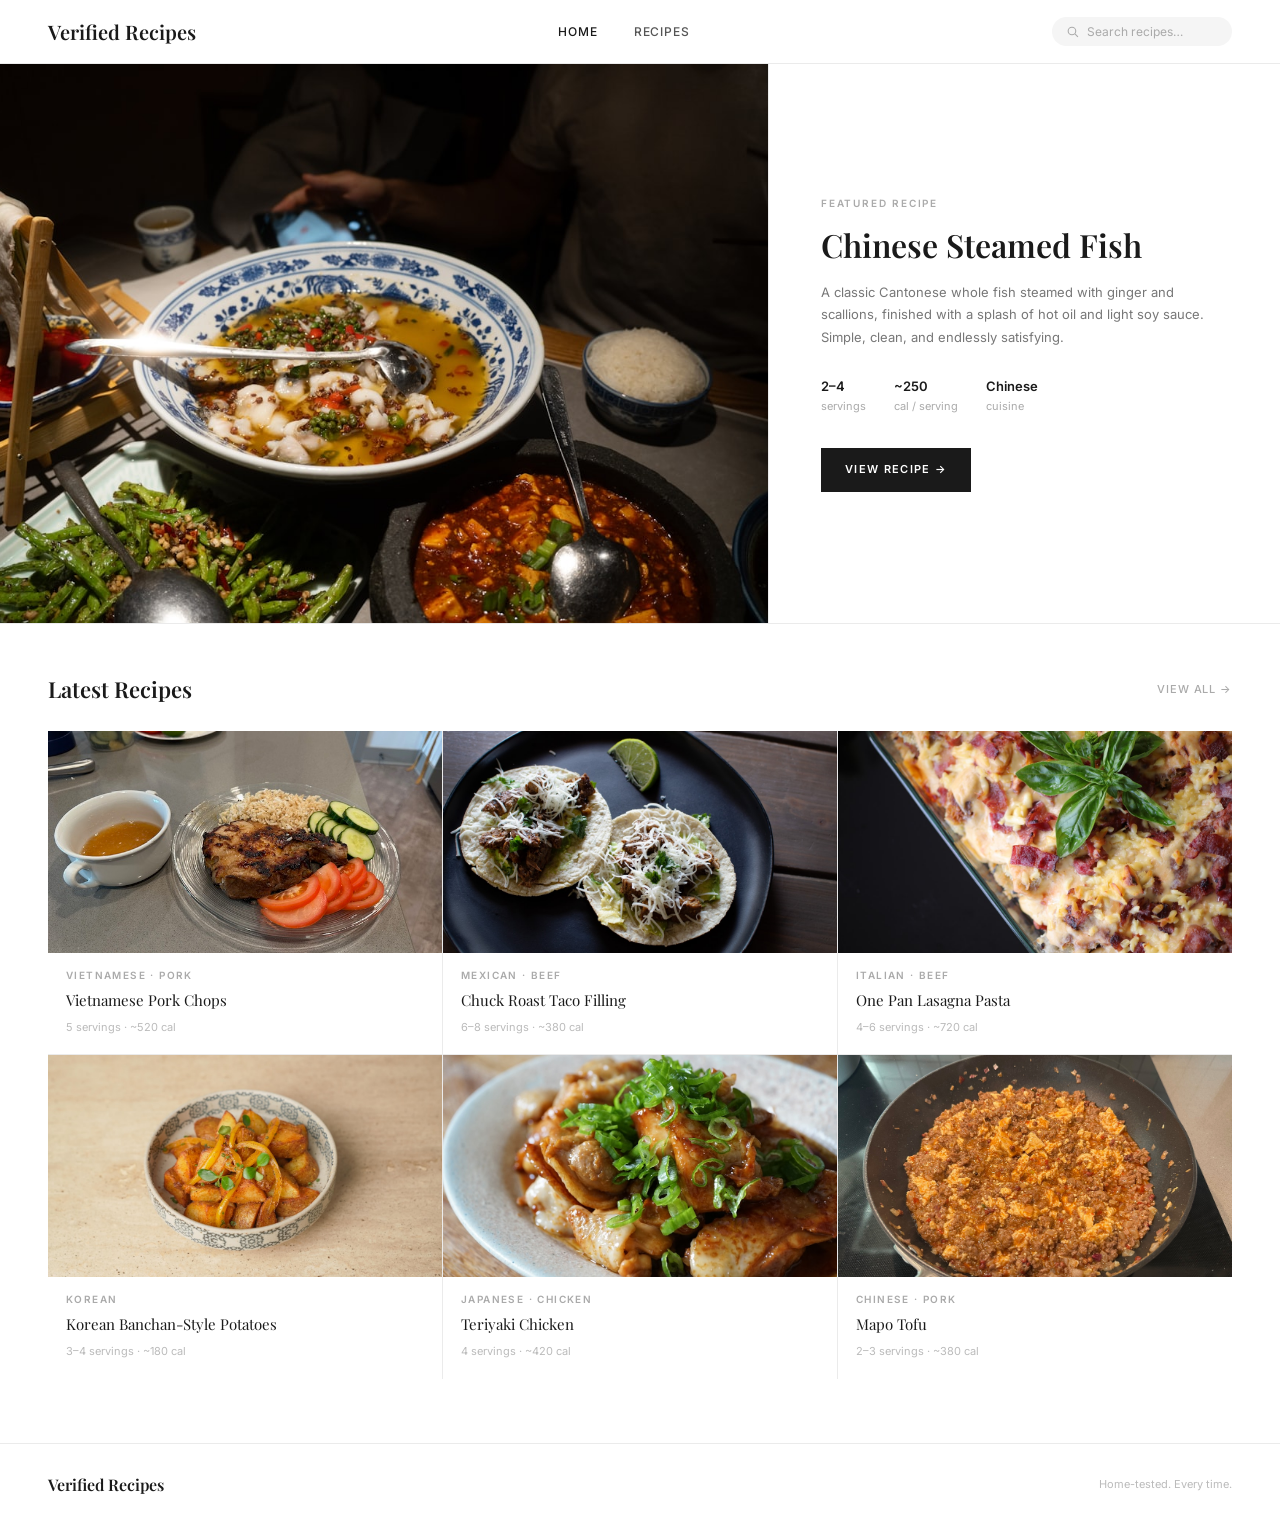
<file: index.html>
<!DOCTYPE html>
<html lang="en">
<head>
  <meta charset="UTF-8" />
  <meta name="viewport" content="width=device-width, initial-scale=1.0" />
  <title>Verified Recipes</title>
  <link href="https://fonts.googleapis.com/css2?family=Inter:wght@300;400;500;600&family=Playfair+Display:wght@400;600&display=swap" rel="stylesheet" />
  <link rel="stylesheet" href="shared.css" />
  <style>
    .nav-search-pill { cursor: pointer; position: relative; }

    /* HERO */
    .hero {
      display: grid;
      grid-template-columns: 3fr 2fr;
      height: 560px;
      border-bottom: 1px solid #ebebeb;
    }
    .hero-image {
      overflow: hidden;
    }
    .hero-image img {
      width: 100%;
      height: 100%;
      object-fit: cover;
      display: block;
    }
    .hero-content {
      display: flex;
      flex-direction: column;
      justify-content: center;
      padding: 56px 52px;
      background: #fff;
      border-left: 1px solid #ebebeb;
    }
    .hero-tag {
      font-size: 10px;
      font-weight: 600;
      letter-spacing: 0.18em;
      text-transform: uppercase;
      color: #aaa;
      margin-bottom: 14px;
    }
    .hero-title {
      font-family: 'Playfair Display', serif;
      font-size: 32px;
      font-weight: 600;
      line-height: 1.25;
      color: #1a1a1a;
      margin-bottom: 16px;
    }
    .hero-desc {
      font-size: 13px;
      color: #777;
      line-height: 1.7;
      margin-bottom: 28px;
    }
    .hero-meta {
      display: flex;
      gap: 28px;
      margin-bottom: 32px;
    }
    .hero-meta-item {
      font-size: 11px;
      color: #aaa;
    }
    .hero-meta-item strong {
      display: block;
      font-size: 13px;
      font-weight: 600;
      color: #1a1a1a;
      margin-bottom: 2px;
    }
    .btn-primary {
      display: inline-flex;
      align-items: center;
      gap: 8px;
      background: #1a1a1a;
      color: #fff;
      font-size: 11px;
      font-weight: 600;
      letter-spacing: 0.12em;
      text-transform: uppercase;
      padding: 13px 24px;
      text-decoration: none;
      width: fit-content;
    }
    .btn-primary:hover { background: #333; }

    /* SECTION HEADER */
    .section-header {
      display: flex;
      align-items: center;
      justify-content: space-between;
      padding: 48px 48px 24px;
    }
    .section-title {
      font-family: 'Playfair Display', serif;
      font-size: 22px;
      font-weight: 600;
      color: #1a1a1a;
    }
    .section-link {
      font-size: 11px;
      font-weight: 500;
      letter-spacing: 0.08em;
      text-transform: uppercase;
      color: #aaa;
      text-decoration: none;
    }
    .section-link:hover { color: #1a1a1a; }

    /* RECIPE GRID */
    .recipe-grid {
      display: grid;
      grid-template-columns: repeat(3, 1fr);
      gap: 1px;
      background: #ebebeb;
      margin: 0 48px;
    }
    .recipe-card {
      background: #fff;
      text-decoration: none;
      color: inherit;
      display: block;
      overflow: hidden;
      cursor: pointer;
    }
    .recipe-card:hover .card-img-wrap img { transform: scale(1.03); }
    .card-img-wrap {
      overflow: hidden;
      aspect-ratio: 16/9;
    }
    .card-img-wrap img {
      width: 100%;
      height: 100%;
      object-fit: cover;
      display: block;
      transition: transform 0.4s ease;
    }
    .card-body {
      padding: 14px 18px 18px;
    }
    .card-cuisine {
      font-size: 10px;
      font-weight: 600;
      letter-spacing: 0.14em;
      text-transform: uppercase;
      color: #aaa;
      margin-bottom: 7px;
    }
    .card-title {
      font-family: 'Playfair Display', serif;
      font-size: 15px;
      font-weight: 400;
      line-height: 1.4;
      color: #1a1a1a;
      margin-bottom: 8px;
    }
    .card-meta {
      font-size: 11px;
      color: #bbb;
    }

    /* FOOTER */
    footer {
      margin-top: 64px;
    }

    /* RESPONSIVE */
    @media (max-width: 768px) {

      .hero {
        grid-template-columns: 1fr;
        height: auto;
      }
      .hero-image { height: 240px; }
      .hero-image img { height: 100%; }
      .hero-content {
        padding: 28px 20px 32px;
        border-left: none;
        border-top: 1px solid #ebebeb;
      }
      .hero-title { font-size: 24px; }

      .section-header { padding: 32px 20px 16px; }

      .recipe-grid {
        grid-template-columns: 1fr 1fr;
        margin: 0 20px;
      }

      footer { padding: 24px 20px; margin-top: 40px; }
    }

    @media (max-width: 480px) {
      .recipe-grid { grid-template-columns: 1fr; }
      .hero-meta { gap: 16px; }
    }
  </style>
</head>
<body>

  <!-- NAV -->
  <nav>
    <a href="index.html" class="nav-logo">Verified Recipes</a>
    <ul class="nav-links">
      <li><a href="index.html" class="active">Home</a></li>
      <li><a href="Recipes.html">Recipes</a></li>
    </ul>
    <div class="nav-search-pill">
      <svg width="13" height="13" fill="none" viewBox="0 0 24 24" stroke="#aaa" stroke-width="2" style="flex-shrink:0">
        <circle cx="11" cy="11" r="7"/><line x1="16.5" y1="16.5" x2="22" y2="22"/>
      </svg>
      <input id="search-input" type="text" placeholder="Search recipes…" onkeydown="handleSearch(event)" />
    </div>
  </nav>

  <!-- HERO -->
  <div class="hero">
    <div class="hero-image">
      <img src="recipe_images/chinese-steamed-fish.jpg" alt="Chinese Steamed Fish" />
    </div>
    <div class="hero-content">
      <p class="hero-tag">Featured Recipe</p>
      <h1 class="hero-title">Chinese Steamed Fish</h1>
      <p class="hero-desc">A classic Cantonese whole fish steamed with ginger and scallions, finished with a splash of hot oil and light soy sauce. Simple, clean, and endlessly satisfying.</p>
      <div class="hero-meta">
        <div class="hero-meta-item">
          <strong>2–4</strong>servings
        </div>
        <div class="hero-meta-item">
          <strong>~250</strong>cal / serving
        </div>
        <div class="hero-meta-item">
          <strong>Chinese</strong>cuisine
        </div>
      </div>
      <a href="recipe.html?id=chinese-steamed-fish" class="btn-primary">View Recipe →</a>
    </div>
  </div>

  <!-- LATEST RECIPES -->
  <div class="section-header">
    <h2 class="section-title">Latest Recipes</h2>
    <a href="Recipes.html" class="section-link">View all →</a>
  </div>

  <div class="recipe-grid">

    <a href="recipe.html?id=vietnamese-pork-chops" class="recipe-card">
      <div class="card-img-wrap">
        <img src="recipe_images/Viet-Pork-Chop.jpeg" alt="Vietnamese Pork Chops" />
      </div>
      <div class="card-body">
        <p class="card-cuisine">Vietnamese · Pork</p>
        <p class="card-title">Vietnamese Pork Chops</p>
        <p class="card-meta">5 servings · ~520 cal</p>
      </div>
    </a>

    <a href="recipe.html?id=chuck-roast-tacos" class="recipe-card">
      <div class="card-img-wrap">
        <img src="recipe_images/chuck-roast-tacos.jpg" alt="Chuck Roast Taco Filling" />
      </div>
      <div class="card-body">
        <p class="card-cuisine">Mexican · Beef</p>
        <p class="card-title">Chuck Roast Taco Filling</p>
        <p class="card-meta">6–8 servings · ~380 cal</p>
      </div>
    </a>

    <a href="recipe.html?id=one-pan-lasagna" class="recipe-card">
      <div class="card-img-wrap">
        <img src="recipe_images/one-pan-lasagna.jpg" alt="One Pan Lasagna Pasta" />
      </div>
      <div class="card-body">
        <p class="card-cuisine">Italian · Beef</p>
        <p class="card-title">One Pan Lasagna Pasta</p>
        <p class="card-meta">4–6 servings · ~720 cal</p>
      </div>
    </a>

    <a href="recipe.html?id=korean-potatoes" class="recipe-card">
      <div class="card-img-wrap">
        <img src="recipe_images/korean-potatoes.jpg" alt="Korean Banchan-Style Potatoes" />
      </div>
      <div class="card-body">
        <p class="card-cuisine">Korean</p>
        <p class="card-title">Korean Banchan-Style Potatoes</p>
        <p class="card-meta">3–4 servings · ~180 cal</p>
      </div>
    </a>

    <a href="recipe.html?id=teriyaki-chicken" class="recipe-card">
      <div class="card-img-wrap">
        <img src="recipe_images/teriyaki-chicken.jpg" alt="Teriyaki Chicken" />
      </div>
      <div class="card-body">
        <p class="card-cuisine">Japanese · Chicken</p>
        <p class="card-title">Teriyaki Chicken</p>
        <p class="card-meta">4 servings · ~420 cal</p>
      </div>
    </a>

    <a href="recipe.html?id=mapo-tofu" class="recipe-card">
      <div class="card-img-wrap">
        <img src="recipe_images/Mapo.jpeg" alt="Mapo Tofu" />
      </div>
      <div class="card-body">
        <p class="card-cuisine">Chinese · Pork</p>
        <p class="card-title">Mapo Tofu</p>
        <p class="card-meta">2–3 servings · ~380 cal</p>
      </div>
    </a>

  </div>

  <!-- FOOTER -->
  <footer>
    <a href="index.html" class="footer-logo">Verified Recipes</a>
    <span class="footer-note">Home-tested. Every time.</span>
  </footer>

  <script>
    function handleSearch(e) {
      if (e.key === 'Enter') {
        const q = document.getElementById('search-input').value.trim();
        if (q) window.location = 'Recipes.html?search=' + encodeURIComponent(q);
      }
    }
  </script>

</body>
</html>
</file>
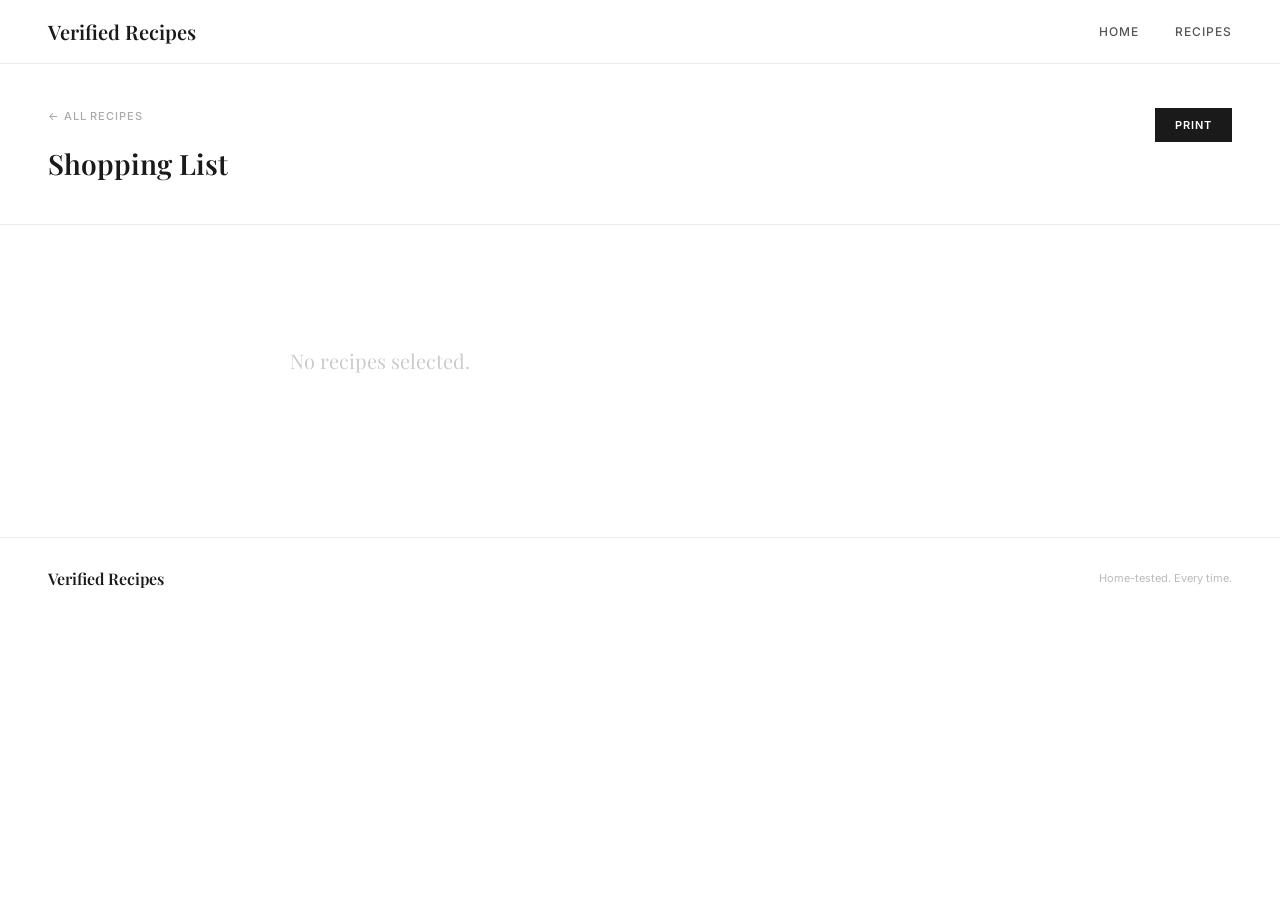
<file: meal-plan.html>
﻿<!DOCTYPE html>
<html lang="en">
<head>
  <meta charset="UTF-8" />
  <meta name="viewport" content="width=device-width, initial-scale=1.0" />
  <title>Shopping List — Verified Recipes</title>
  <link href="https://fonts.googleapis.com/css2?family=Inter:wght@300;400;500;600&family=Playfair+Display:wght@400;600&display=swap" rel="stylesheet" />
  <link rel="stylesheet" href="shared.css" />
  <style>

    /* PAGE HEADER */
    .mp-header {
      padding: 40px 48px 32px;
      border-bottom: 1px solid #ebebeb;
      display: flex;
      align-items: flex-start;
      justify-content: space-between;
      gap: 24px;
    }
    .mp-header-left { flex: 1; }
    .back-link {
      display: inline-flex;
      align-items: center;
      gap: 6px;
      font-size: 11px;
      font-weight: 500;
      letter-spacing: 0.08em;
      text-transform: uppercase;
      color: #aaa;
      text-decoration: none;
      margin-bottom: 16px;
    }
    .back-link:hover { color: #1a1a1a; }
    .mp-title {
      font-family: 'Playfair Display', serif;
      font-size: 28px;
      font-weight: 600;
      color: #1a1a1a;
      margin-bottom: 4px;
    }
    .mp-subtitle {
      font-size: 13px;
      color: #888;
    }
    .mp-recipe-names {
      font-size: 12px;
      color: #aaa;
      margin-top: 6px;
    }
    .print-btn {
      flex-shrink: 0;
      font-size: 11px;
      font-weight: 600;
      letter-spacing: 0.10em;
      text-transform: uppercase;
      background: #1a1a1a;
      color: #fff;
      border: none;
      padding: 10px 20px;
      cursor: pointer;
      font-family: 'Inter', sans-serif;
      margin-top: 4px;
    }
    .print-btn:hover { background: #333; }

    /* SHOPPING LIST */
    .mp-content {
      padding: 40px 48px 80px;
      max-width: 760px;
    }
    .mp-section {
      margin-bottom: 40px;
    }
    .mp-section-title {
      font-size: 10px;
      font-weight: 600;
      letter-spacing: 0.18em;
      text-transform: uppercase;
      color: #aaa;
      margin-bottom: 16px;
      padding-bottom: 10px;
      border-bottom: 1px solid #ebebeb;
    }
    .mp-list {
      list-style: none;
    }
    .mp-list li {
      display: flex;
      align-items: baseline;
      gap: 10px;
      padding: 9px 0;
      border-bottom: 1px solid #f5f5f5;
      font-size: 14px;
      color: #1a1a1a;
    }
    .mp-list li {
      cursor: pointer;
      user-select: none;
    }
    .mp-list li::before {
      content: '';
      width: 16px;
      height: 16px;
      border: 1.5px solid #ddd;
      border-radius: 3px;
      flex-shrink: 0;
      margin-top: 1px;
      transition: background 0.15s, border-color 0.15s;
    }
    .mp-list li.checked::before {
      background: #1a1a1a;
      border-color: #1a1a1a;
      background-image: url("data:image/svg+xml,%3Csvg xmlns='http://www.w3.org/2000/svg' viewBox='0 0 12 12'%3E%3Cpath d='M2 6l3 3 5-5' stroke='%23fff' stroke-width='1.8' fill='none' stroke-linecap='round' stroke-linejoin='round'/%3E%3C/svg%3E");
      background-size: 11px;
      background-repeat: no-repeat;
      background-position: center;
    }
    .mp-list li.checked {
      color: #bbb;
      text-decoration: line-through;
      text-decoration-color: #ccc;
    }
    .mp-list li.checked .item-source {
      color: #ccc;
    }
    .mp-empty {
      padding: 80px 48px;
      text-align: center;
      font-family: 'Playfair Display', serif;
      font-size: 20px;
      color: #ccc;
    }
    .item-source {
      font-size: 11px;
      color: #aaa;
      margin-left: 6px;
      font-style: italic;
    }

    /* RESPONSIVE */
    @media (max-width: 768px) {
      .mp-header { padding: 28px 20px 24px; flex-direction: column; }
      .print-btn { align-self: flex-start; }
      .mp-content { padding: 28px 20px 60px; }
      footer { padding: 24px 20px; }
    }

    /* PRINT */
    @media print {
      nav, footer, .back-link, .print-btn { display: none !important; }
      .mp-header { border-bottom: 1px solid #ccc; padding: 20px 0; }
      .mp-content { padding: 24px 0; }
      .mp-list li { page-break-inside: avoid; }
    }
  </style>
</head>
<body>

  <!-- NAV -->
  <nav>
    <a href="index.html" class="nav-logo">Verified Recipes</a>
    <ul class="nav-links">
      <li><a href="index.html">Home</a></li>
      <li><a href="Recipes.html">Recipes</a></li>
    </ul>
  </nav>

  <!-- HEADER -->
  <div class="mp-header">
    <div class="mp-header-left">
      <a href="Recipes.html" class="back-link">← All Recipes</a>
      <h1 class="mp-title">Shopping List</h1>
      <p class="mp-subtitle" id="mp-subtitle"></p>
      <p class="mp-recipe-names" id="mp-recipe-names"></p>
    </div>
    <button class="print-btn" onclick="window.print()">Print</button>
  </div>

  <!-- LIST -->
  <div class="mp-content" id="mp-content"></div>

  <!-- FOOTER -->
  <footer>
    <a href="index.html" class="footer-logo">Verified Recipes</a>
    <span class="footer-note">Home-tested. Every time.</span>
  </footer>

  <script src="recipes-data.js"></script>
  <script>
    // ── INGREDIENT PARSING ────────────────────────────────────────────────────

    const UNICODE_FRACTIONS = { '¼':0.25,'½':0.5,'¾':0.75,'⅓':0.3333,'⅔':0.6667,'⅛':0.125,'⅜':0.375,'⅝':0.625,'⅞':0.875 };

    const UNIT_MAP = {
      'tablespoons':'tbsp','tablespoon':'tbsp','tbsps':'tbsp','tbsp':'tbsp',
      'teaspoons':'tsp','teaspoon':'tsp','tsps':'tsp','tsp':'tsp',
      'cups':'cup','cup':'cup',
      'grams':'g','gram':'g','g':'g',
      'kilograms':'kg','kilogram':'kg','kg':'kg',
      'pounds':'lb','pound':'lb','lbs':'lb','lb':'lb',
      'ounces':'oz','ounce':'oz','oz':'oz',
      'milliliters':'ml','milliliter':'ml','ml':'ml',
      'cloves':'clove','clove':'clove',
      'pieces':'count','piece':'count',
      'pinches':'tsp','pinch':'tsp',
      'dashes':'tsp','dash':'tsp',
      'handfuls':'count','handful':'count',
      'stalks':'count','stalk':'count',
      'blocks':'count','block':'count',
      'cans':'can','can':'can',
      'jars':'can','jar':'can',
      'packets':'can','packet':'can',
      'slices':'count','slice':'count',
    };

    const CATEGORY_ORDER = [
      'Meat & Protein', 'Produce', 'Dairy & Eggs',
      'Bread & Dry Goods', 'Sauces, Oils & Condiments', 'Spices & Seasonings'
    ];
    const NO_QTY_CATEGORIES = new Set(['Spices & Seasonings', 'Sauces, Oils & Condiments']);

    const SAUCE_KEYWORDS  = ['stock','broth','bouillon','sauce','paste','oil','vinegar','wine','mirin','sake','ketchup','mayo','mayonnaise','mustard','pesto','marinara','coconut','spray','condensed','doubanjiang','worcestershire','water'];
    const MEAT_KEYWORDS   = ['chicken','pork','beef','fish','tofu','shrimp','sausage','steak','ribeye','mortadella','turkey','lamb','salmon','cod','tilapia','bass'];
    const PRODUCE_KEYWORDS= ['garlic','ginger','onion','shallot','scallion','carrot','cucumber','eggplant','potato','tomato','cabbage','spinach','green bean','snow pea','mushroom','jalapeño','jalapeno','lemon','lime','lemongrass','kaffir','cilantro','parsley','mint','basil','dill','leek','zucchini','broccoli','celery','corn','bell pepper','thai basil','chili'];
    const DAIRY_KEYWORDS  = ['egg','butter','cream','yogurt','cheese','milk','ghee','labneh'];
    const BREAD_KEYWORDS  = ['rice','pasta','noodle','bread','bun','flour','panko','breadcrumb','gnocchi','pita','roll','tortilla'];
    const SPICE_KEYWORDS  = ['salt','sugar','pepper','powder','seasoning','paprika','cumin','coriander','cinnamon','garam','cayenne','oregano','fennel','cornstarch','starch','honey','molasses','syrup','peppercorn','thyme','rosemary','five spice'];

    function getCategory(name, unit) {
      const has = (list) => list.some(k => name.includes(k));
      if (has(SAUCE_KEYWORDS))   return 'Sauces, Oils & Condiments';
      if (has(MEAT_KEYWORDS))    return 'Meat & Protein';
      if (has(PRODUCE_KEYWORDS)) return 'Produce';
      if (has(DAIRY_KEYWORDS))   return 'Dairy & Eggs';
      if (has(BREAD_KEYWORDS))   return 'Bread & Dry Goods';
      if (has(SPICE_KEYWORDS))   return 'Spices & Seasonings';
      if (unit === 'tbsp' || unit === 'tsp') return 'Spices & Seasonings';
      if (unit === 'can'  || unit === 'ml')  return 'Sauces, Oils & Condiments';
      return 'Produce';
    }

    const SYNONYMS = {
      'spring onions': 'scallions',
      'spring onion': 'scallions',
      'green onions': 'scallions',
      'green onion': 'scallions',
      'fresh ginger': 'ginger',
      'fresh cilantro': 'cilantro',
      'freshly squeezed lime juice': 'lime juice',
      'fresh lemon juice': 'lemon juice',
      'fresh parsley': 'parsley',
      'fresh mint': 'mint',
      'fresh basil': 'basil',
    };

    const PREP_RE = /,\s*(?:finely|roughly|thinly|lightly|freshly|coarsely|gently|briefly|about|chopped|minced|diced|sliced|grated|julienned|beaten|peeled|trimmed|shredded|crumbled|soaked|drained|rehydrated|halved|quartered|smashed|mashed|crushed|pressed|toasted|roasted|softened|melted|mixed|whisked|divided|rinsed|squeezed|deboned|deveined|patted|or to taste|if desired|if using|plus|room temp|for garnish|store-bought|at room temp|lightly smashed|seeded).*/i;

    const LEADING_PREP_RE = /^(sliced|steamed|drained|chopped|minced|diced|grated|julienned|shredded|crushed|fresh|dried|canned|cooked|toasted|roasted|quick-pickled|thinly sliced|finely chopped|freshly ground)\s+/i;

    function normalizeFractions(s) {
      // Insert space between digit and fraction char so "1½" → "1 ½" before replacement
      s = s.replace(/(\d)([¼½¾⅓⅔⅛⅜⅝⅞])/g, '$1 $2');
      // Replace unicode fraction chars
      s = s.replace(/[¼½¾⅓⅔⅛⅜⅝⅞]/g, m => UNICODE_FRACTIONS[m]);
      // Combine mixed numbers: "1 0.5" → 1.5
      s = s.replace(/(\d+)\s+(0\.\d+)/g, (_, a, b) => String(parseFloat(a) + parseFloat(b)));
      // Ranges: "3–4" or "3-4" → keep lower
      s = s.replace(/(\d+(?:\.\d+)?)\s*[–\-]\s*\d+(?:\.\d+)?(?!\s*(?:inch|cm|mm))/g, '$1');
      return s;
    }

    function parseIngredient(raw) {
      let s = normalizeFractions(raw);
      // Strip parentheticals
      s = s.replace(/\(.*?\)/g, '').replace(/\s+/g, ' ').trim();
      // Strip trailing qualifiers
      s = s.replace(/,?\s*(to taste|for serving|for garnish|optional|as needed|if desired|if using|adjust to taste)\s*$/i, '').trim();

      // Extract leading number
      const numMatch = s.match(/^(\d+(?:\.\d+)?)\s*/);
      let qty = null;
      if (numMatch) {
        qty = parseFloat(numMatch[1]);
        s = s.slice(numMatch[0].length);
      }

      // Extract unit
      let unit = null;
      const unitMatch = s.match(/^([a-zA-Z]+)\s+/);
      if (unitMatch) {
        const cand = unitMatch[1].toLowerCase();
        if (UNIT_MAP[cand] !== undefined) {
          unit = UNIT_MAP[cand];
          s = s.slice(unitMatch[0].length);
        }
      }
      if (qty !== null && unit === null) unit = 'count';

      // Extract name: strip prep notes after comma, strip leading prep words
      let name = s.replace(PREP_RE, '').trim().toLowerCase();
      name = name.replace(LEADING_PREP_RE, '');

      // Handle "garlic cloves" → unit=clove
      if (name.endsWith(' cloves') || name.endsWith(' clove')) {
        name = name.replace(/ cloves?$/, '').trim();
        unit = 'clove';
      }

      // Strip piece/knob size descriptors (e.g. "thumb-sized piece ginger", "inch piece fresh ginger")
      // and null out qty — a knob of ginger isn't a useful shopping quantity
      const pieceRe = /^(?:(?:\d+(?:\.\d+)?\s*-?\s*)?(?:inch|cm)\s+)?(?:thumb-?sized?\s+)?(?:piece|knob|chunk)s?\s+(?:of\s+)?(?:fresh\s+)?/i;
      if (pieceRe.test(name)) {
        name = name.replace(pieceRe, '').trim();
        qty = null;
        unit = null;
      }

      // Apply synonyms
      name = SYNONYMS[name] || name;

      // Strip any remaining trailing punctuation/whitespace
      name = name.replace(/[,.]$/, '').trim();

      return { qty, unit, name };
    }

    // ── AGGREGATION ───────────────────────────────────────────────────────────

    function buildShoppingList(recipes) {
      const allMap = new Map(); // key → { name, unit, qty, recipes: Set, category }

      recipes.forEach(recipe => {
        recipe.ingredients.forEach(group => {
          group.items.forEach(raw => {
            const { qty, unit, name } = parseIngredient(raw);
            if (!name) return;

            const category = getCategory(name, unit);
            const keepQty = !NO_QTY_CATEGORIES.has(category) && qty !== null;
            const key = keepQty ? `${name}::${unit || 'none'}` : `${name}::noqty`;

            if (allMap.has(key)) {
              const entry = allMap.get(key);
              if (entry.qty !== null && keepQty && qty !== null) entry.qty += qty;
              entry.recipes.add(recipe.title);
            } else {
              allMap.set(key, { name, unit, qty: keepQty ? qty : null, recipes: new Set([recipe.title]), category });
            }
          });
        });
      });

      // Convert units after aggregation
      allMap.forEach(entry => {
        if (entry.qty !== null && (entry.unit === 'g' || entry.unit === 'kg' || entry.unit === 'tsp' || entry.unit === 'tbsp')) {
          const converted = toUSUnits(entry.qty, entry.unit);
          entry.qty = converted.qty;
          entry.unit = converted.unit;
        }
      });

      // Deduplicate: if a name has both a qty and a no-qty entry, drop the no-qty one
      const withQtyNames = new Set();
      allMap.forEach(entry => { if (entry.qty !== null) withQtyNames.add(entry.name); });

      // Group by category
      const grouped = new Map(CATEGORY_ORDER.map(label => [label, []]));
      allMap.forEach(entry => {
        if (entry.qty === null && withQtyNames.has(entry.name)) return;
        grouped.get(entry.category)?.push(entry);
      });

      const categories = CATEGORY_ORDER
        .map(label => ({ label, items: (grouped.get(label) || []).sort((a, b) => a.name.localeCompare(b.name)) }))
        .filter(cat => cat.items.length > 0);

      return { categories };
    }

    // ── NUMBER FORMATTING ─────────────────────────────────────────────────────

    function fmtFrac(f) {
      const pairs = [[0.125,'⅛'],[0.25,'¼'],[0.333,'⅓'],[0.375,'⅜'],[0.5,'½'],[0.625,'⅝'],[0.667,'⅔'],[0.75,'¾'],[0.875,'⅞']];
      for (const [val, sym] of pairs) if (Math.abs(f - val) < 0.02) return sym;
      return null;
    }

    function fmtNum(n) {
      if (n === null) return '';
      const whole = Math.floor(n);
      const frac = Math.round((n - whole) * 1000) / 1000;
      if (frac === 0) return String(whole);
      const fracStr = fmtFrac(frac);
      if (whole === 0) return fracStr || n.toFixed(2);
      return whole + (fracStr || ('.' + Math.round(frac * 100)));
    }

    function toUSUnits(qty, unit) {
      if (unit === 'tsp' && qty > 5) {
        const tbsp = Math.round((qty / 3) * 8) / 8;
        if (tbsp > 5) {
          const cup = Math.round((tbsp / 16) * 8) / 8;
          return { qty: cup, unit: 'cup' };
        }
        return { qty: tbsp, unit: 'tbsp' };
      }
      if (unit === 'tbsp' && qty > 5) {
        const cup = Math.round((qty / 16) * 8) / 8;
        return { qty: cup, unit: 'cup' };
      }
      if (unit === 'g') {
        if (qty < 100) return { qty: null, unit: null };
        if (qty < 450) {
          const oz = Math.round(qty * 0.035274 * 2) / 2;
          return { qty: oz, unit: 'oz' };
        }
        const lb = Math.round(qty * 0.0022046 * 4) / 4;
        return { qty: lb, unit: 'lb' };
      }
      if (unit === 'kg') {
        const lb = Math.round(qty * 2.20462 * 4) / 4;
        return { qty: lb, unit: 'lb' };
      }
      return { qty, unit };
    }

    function formatFreshItem(item) {
      const { name, unit, qty, recipes } = item;
      const cap = name.charAt(0).toUpperCase() + name.slice(1);
      let text;
      if (qty === null || unit === null) text = cap;
      else if (unit === 'count') text = `${fmtNum(qty)} ${name}`;
      else if (unit === 'clove') text = `${fmtNum(qty)} ${qty === 1 ? 'clove' : 'cloves'} ${name}`;
      else text = `${fmtNum(qty)} ${unit} ${name}`;
      if (recipes && recipes.size > 0) {
        text += `<span class="item-source">(${Array.from(recipes).join(' · ')})</span>`;
      }
      return text;
    }

    // ── RENDER ────────────────────────────────────────────────────────────────

    const params = new URLSearchParams(location.search);
    const storageKey = 'mp-checked::' + (params.get('ids') || '');
    let checkedItems = new Set(JSON.parse(localStorage.getItem(storageKey) || '[]'));

    // Single delegated click listener on #mp-content (Issue 5 & 6)
    document.getElementById('mp-content').addEventListener('click', function(e) {
      const li = e.target.closest('li');
      if (!li) return;
      const index = parseInt(li.dataset.index, 10);
      if (isNaN(index)) return;
      if (checkedItems.has(index)) {
        checkedItems.delete(index);
        li.classList.remove('checked');
      } else {
        checkedItems.add(index);
        li.classList.add('checked');
      }
      localStorage.setItem(storageKey, JSON.stringify([...checkedItems]));
    });

    function render() {
      const ids = (params.get('ids') || '').split(',').filter(Boolean);

      if (ids.length === 0) {
        document.getElementById('mp-content').innerHTML = '<div class="mp-empty">No recipes selected.</div>';
        document.getElementById('mp-subtitle').textContent = '';
        return;
      }

      const selected = ids.map(id => window.RECIPES.find(r => r.id === id)).filter(Boolean);

      if (selected.length === 0) {
        document.getElementById('mp-content').innerHTML = '<div class="mp-empty">Recipes not found.</div>';
        return;
      }

      document.title = 'Shopping List — Verified Recipes';
      document.getElementById('mp-subtitle').textContent =
        `${selected.length} ${selected.length === 1 ? 'recipe' : 'recipes'} selected`;
      document.getElementById('mp-recipe-names').textContent =
        selected.map(r => r.title).join(' · ');

      const { categories } = buildShoppingList(selected);
      const totalCount = categories.reduce((sum, c) => sum + c.items.length, 0);

      let html = '';
      let itemIndex = 0;

      categories.forEach(({ label, items }) => {
        html += `<div class="mp-section">
          <p class="mp-section-title">${label}</p>
          <ul class="mp-list">`;
        items.forEach(item => {
          const cls = checkedItems.has(itemIndex) ? ' class="checked"' : '';
          html += `<li${cls} data-index="${itemIndex}">${formatFreshItem(item)}</li>`;
          itemIndex++;
        });
        html += `</ul></div>`;
      });

      if (totalCount === 0) {
        html = '<div class="mp-empty">No ingredients found.</div>';
      }

      document.getElementById('mp-content').innerHTML = html;
    }

    render();
  </script>

</body>
</html>
</file>
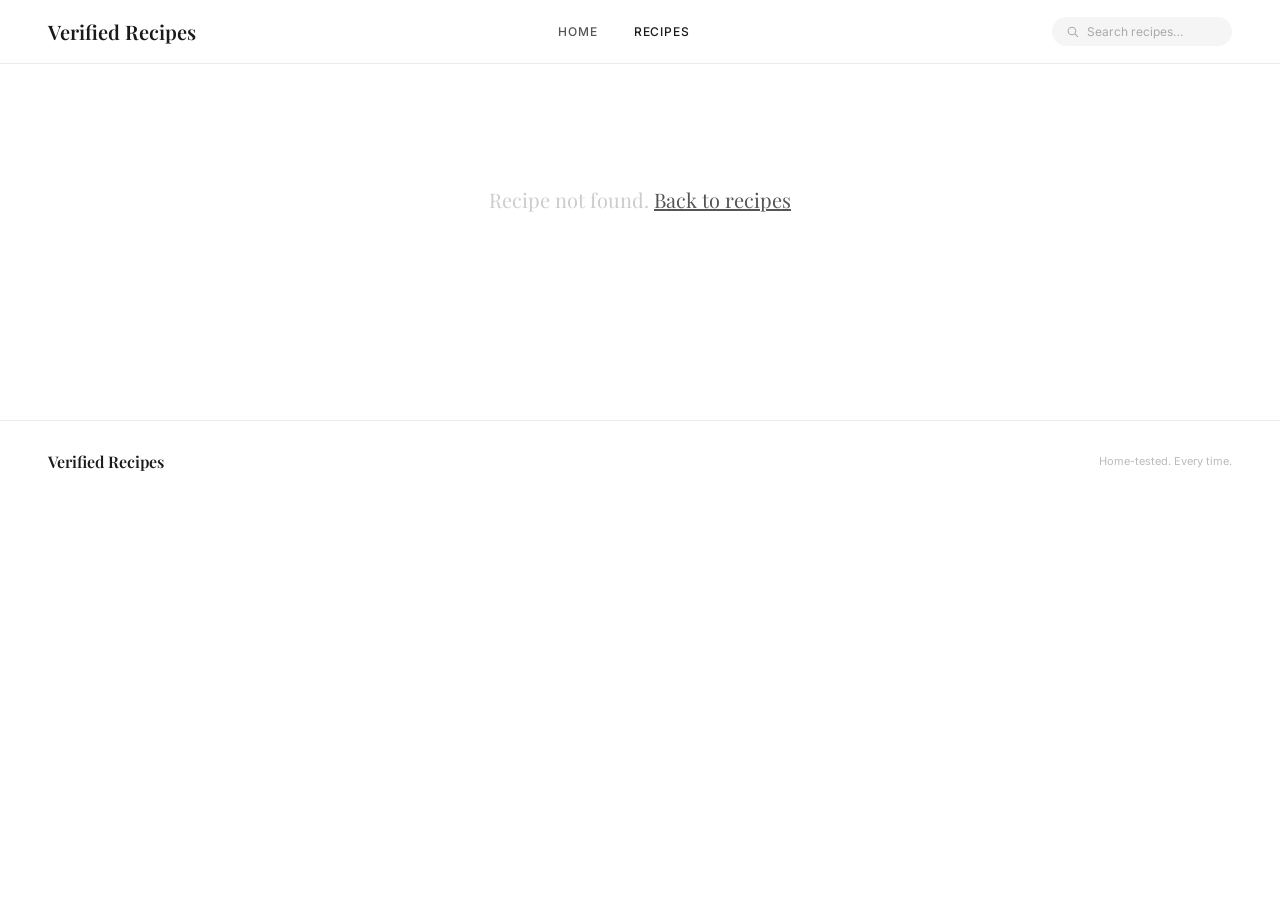
<file: recipe.html>
﻿<!DOCTYPE html>
<html lang="en">

<head>
  <meta charset="UTF-8" />
  <meta name="viewport" content="width=device-width, initial-scale=1.0" />
  <title>Recipe — Verified Recipes</title>
  <link href="https://fonts.googleapis.com/css2?family=Inter:wght@300;400;500;600&family=Playfair+Display:wght@400;600&display=swap" rel="stylesheet" />
  <link rel="stylesheet" href="shared.css" />
  <style>

    /* RECIPE DETAIL */
    .back-link {
      display: inline-flex;
      align-items: center;
      gap: 5px;
      font-size: 11px;
      font-weight: 500;
      letter-spacing: 0.08em;
      text-transform: uppercase;
      color: #aaa;
      text-decoration: none;
      margin-bottom: 28px;
    }
    .back-link:hover { color: #1a1a1a; }

    .recipe-hero-img {
      margin-bottom: 32px;
    }
    .recipe-hero-img img {
      width: 100%;
      height: 360px;
      object-fit: cover;
      display: block;
    }

    .recipe-cuisine {
      font-size: 10px;
      font-weight: 600;
      letter-spacing: 0.16em;
      text-transform: uppercase;
      color: #aaa;
      margin-bottom: 10px;
    }
    .recipe-title {
      font-family: 'Playfair Display', serif;
      font-size: 30px;
      font-weight: 600;
      line-height: 1.25;
      color: #1a1a1a;
      margin-bottom: 12px;
    }
    .recipe-meta {
      font-size: 12px;
      color: #aaa;
      margin-bottom: 28px;
    }
    .recipe-divider {
      border: none;
      border-top: 1px solid #ebebeb;
      margin-bottom: 36px;
    }
    .recipe-body {
      display: grid;
      grid-template-columns: 1fr 1.7fr;
      gap: 48px;
      align-items: start;
    }
    .recipe-section-label {
      font-size: 10px;
      font-weight: 600;
      letter-spacing: 0.18em;
      text-transform: uppercase;
      color: #aaa;
      margin-bottom: 16px;
    }
    .ingredient-group-title {
      font-size: 11px;
      font-weight: 600;
      color: #555;
      text-transform: uppercase;
      letter-spacing: 0.08em;
      margin: 16px 0 8px;
    }
    .ingredient-item {
      font-size: 13px;
      color: #444;
      padding: 7px 0;
      border-bottom: 1px solid #f0f0f0;
      line-height: 1.5;
    }
    .step {
      display: flex;
      gap: 16px;
      margin-bottom: 20px;
    }
    .step-num {
      font-size: 11px;
      font-weight: 600;
      color: #fff;
      background: #1a1a1a;
      border-radius: 50%;
      width: 24px;
      height: 24px;
      display: flex;
      align-items: center;
      justify-content: center;
      flex-shrink: 0;
      margin-top: 2px;
    }
    .step-text {
      font-size: 14px;
      color: #444;
      line-height: 1.75;
    }

    #not-found {
      text-align: center;
      padding: 80px 0;
      font-family: 'Playfair Display', serif;
      font-size: 20px;
      color: #ccc;
    }

    /* FOOTER */
    footer {
      margin-top: 64px;
    }

    /* RESPONSIVE */
    @media (max-width: 768px) {
      #recipe-content { padding: 28px 20px 48px !important; }

      .recipe-hero-img img { height: 220px; }
      .recipe-title { font-size: 22px; }
      .recipe-body {
        grid-template-columns: 1fr;
        gap: 32px;
      }

      footer { padding: 24px 20px; margin-top: 40px; }
    }
  </style>
</head>

<body>

  <!-- NAV -->
  <nav>
    <a href="index.html" class="nav-logo">Verified Recipes</a>
    <ul class="nav-links">
      <li><a href="index.html">Home</a></li>
      <li><a href="Recipes.html" class="active">Recipes</a></li>
    </ul>
    <div class="nav-search-pill">
      <svg width="13" height="13" fill="none" viewBox="0 0 24 24" stroke="#aaa" stroke-width="2" style="flex-shrink:0">
        <circle cx="11" cy="11" r="7"/><line x1="16.5" y1="16.5" x2="22" y2="22"/>
      </svg>
      <input type="text" placeholder="Search recipes…" onkeydown="if(event.key==='Enter'&&this.value.trim())window.location='Recipes.html?search='+encodeURIComponent(this.value.trim())" />
    </div>
  </nav>

  <!-- Content -->
  <div id="recipe-content" style="max-width: 860px; margin: 0 auto; padding: 40px 48px 60px;">
    <div id="not-found" style="display:none;">Recipe not found. <a href="Recipes.html"
        style="color:#555; text-decoration: underline;">Back to recipes</a></div>
  </div>

  <!-- Footer -->
  <footer>
    <a href="index.html" class="footer-logo">Verified Recipes</a>
    <span class="footer-note">Home-tested. Every time.</span>
  </footer>

  <script src="recipes-data.js"></script>
  <script>
    const hiddenTags = new Set(['Easy', 'Weeknight', 'Comfort Food']);

    function render() {
      const params = new URLSearchParams(window.location.search);
      const id = params.get('id');
      const recipe = window.RECIPES.find(r => r.id === id);
      const container = document.getElementById('recipe-content');

      if (!recipe) {
        document.getElementById('not-found').style.display = 'block';
        document.title = 'Recipe Not Found — Verified Recipes';
        return;
      }

      document.title = recipe.title + ' — Verified Recipes';

      let html = '';

      // Back link
      html += `<a href="Recipes.html" class="back-link">
        <svg width="12" height="12" fill="none" viewBox="0 0 24 24" stroke="currentColor" stroke-width="2.5"><polyline points="15 18 9 12 15 6"/></svg>
        All Recipes
      </a>`;

      // Hero image
      if (recipe.image) {
        const posStyle = recipe.imagePosition ? ` style="object-position:${recipe.imagePosition}"` : '';
        html += `<div class="recipe-hero-img"><img src="${recipe.image}" alt="${recipe.title}"${posStyle} /></div>`;
      }

      // Cuisine + title + meta (strip display-only tags)
      const cuisineTags = recipe.tags.filter(t => !hiddenTags.has(t));
      html += `<p class="recipe-cuisine">${cuisineTags.join(' &nbsp;·&nbsp; ')}</p>`;
      html += `<h1 class="recipe-title">${recipe.title}</h1>`;
      html += `<p class="recipe-meta">Serves ${recipe.serves}${recipe.calories ? ' &nbsp;·&nbsp; Est. ' + recipe.calories : ''}</p>`;

      // Divider
      html += `<hr class="recipe-divider" />`;

      // Two-column layout
      html += `<div class="recipe-body">`;

      // Ingredients
      html += `<div><p class="recipe-section-label">Ingredients</p>`;
      recipe.ingredients.forEach(group => {
        if (group.group) html += `<p class="ingredient-group-title">${group.group}</p>`;
        group.items.forEach(item => {
          html += `<div class="ingredient-item">${item}</div>`;
        });
      });
      html += `</div>`;

      // Instructions
      html += `<div><p class="recipe-section-label">Instructions</p>`;
      recipe.steps.forEach((step, i) => {
        html += `<div class="step"><div class="step-num">${i + 1}</div><div class="step-text">${step}</div></div>`;
      });
      html += `</div>`;

      html += `</div>`;
      container.innerHTML = html;
    }

    render();
  </script>
</body>

</html>
</file>
<file: shared.css>
/* ─── RESET ──────────────────────────────────────────────────────────────── */
*, *::before, *::after { box-sizing: border-box; margin: 0; padding: 0; }

body {
  background: #ffffff;
  color: #1a1a1a;
  font-family: 'Inter', sans-serif;
  font-size: 14px;
  line-height: 1.6;
}

/* ─── NAV ────────────────────────────────────────────────────────────────── */
nav {
  display: flex;
  align-items: center;
  justify-content: space-between;
  padding: 0 48px;
  height: 64px;
  border-bottom: 1px solid #ebebeb;
  position: sticky;
  top: 0;
  background: #fff;
  z-index: 100;
}
.nav-logo {
  font-family: 'Playfair Display', serif;
  font-size: 20px;
  font-weight: 600;
  color: #1a1a1a;
  text-decoration: none;
}
.nav-links {
  display: flex;
  gap: 36px;
  list-style: none;
}
.nav-links a {
  font-size: 12px;
  font-weight: 500;
  letter-spacing: 0.08em;
  text-transform: uppercase;
  color: #555;
  text-decoration: none;
}
.nav-links a:hover, .nav-links a.active { color: #1a1a1a; }
.nav-search-pill {
  display: flex;
  align-items: center;
  gap: 8px;
  background: #f5f5f5;
  border-radius: 20px;
  padding: 7px 14px;
  width: 180px;
}
.nav-search-pill input {
  border: none;
  background: transparent;
  outline: none;
  font-family: 'Inter', sans-serif;
  font-size: 12px;
  color: #555;
  width: 100%;
}
.nav-search-pill input::placeholder { color: #aaa; }

/* ─── FOOTER ─────────────────────────────────────────────────────────────── */
footer {
  border-top: 1px solid #ebebeb;
  padding: 28px 48px;
  display: flex;
  align-items: center;
  justify-content: space-between;
}
.footer-logo {
  font-family: 'Playfair Display', serif;
  font-size: 16px;
  font-weight: 600;
  color: #1a1a1a;
  text-decoration: none;
}
.footer-note {
  font-size: 11px;
  color: #bbb;
}

/* ─── RESPONSIVE NAV ─────────────────────────────────────────────────────── */
@media (max-width: 768px) {
  nav {
    padding: 0 20px;
    gap: 12px;
  }
  .nav-logo { font-size: 16px; }
  .nav-links { gap: 16px; }
  .nav-search-pill { width: auto; flex: 1; max-width: 160px; }
}
</file>
